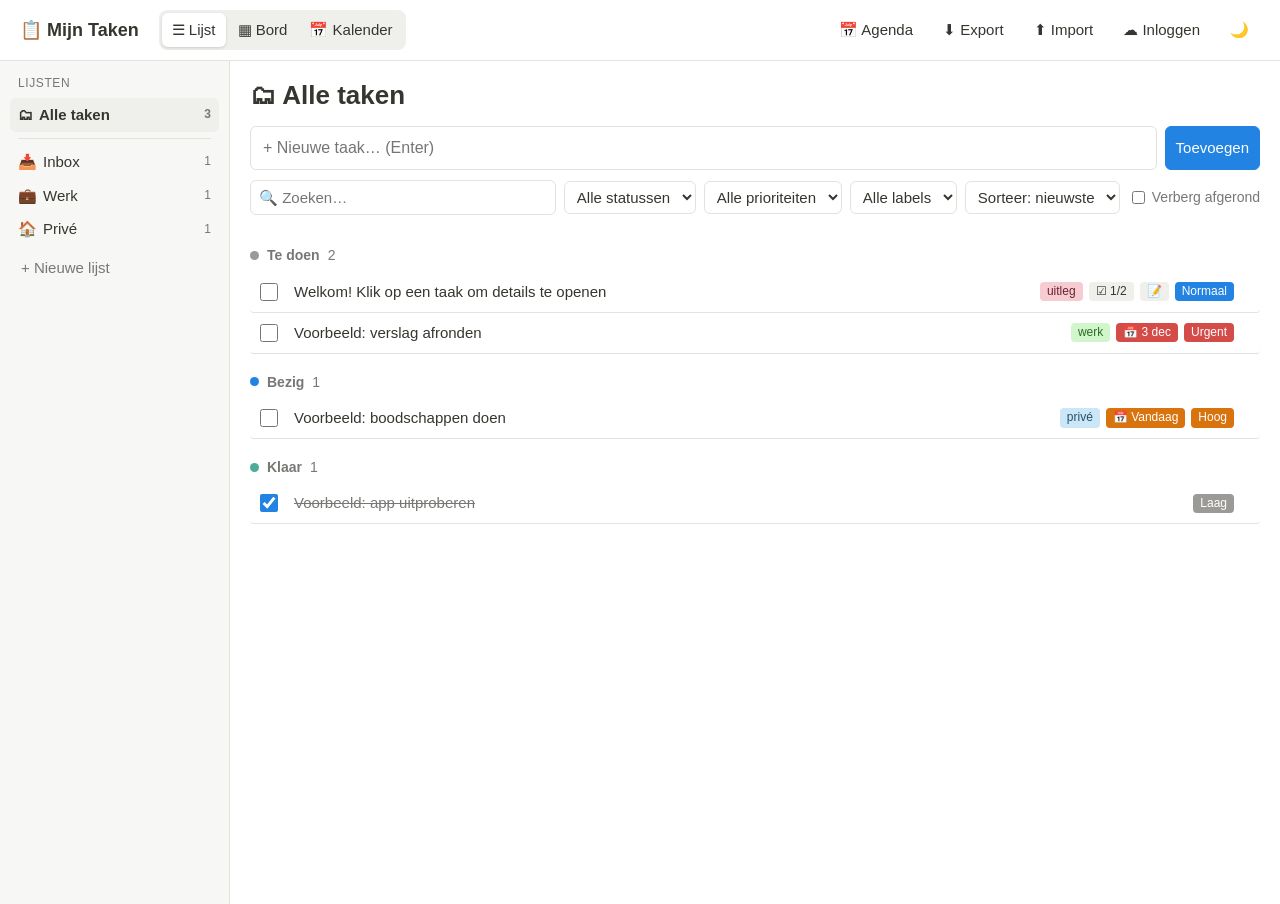
<file: index.html>
<!doctype html>
<html lang="nl">
<head>
  <meta charset="utf-8">
  <meta name="viewport" content="width=device-width, initial-scale=1">
  <title>Mijn Taken</title>
  <style>
:root {
  --bg: #ffffff; --bg2: #f7f7f5; --bg3: #efefec; --fg: #37352f; --muted: #787774;
  --border: #e3e2de; --accent: #2383e2; --danger: #d44c47;
  --p-laag: #9b9a97; --p-normaal: #2383e2; --p-hoog: #d9730d; --p-urgent: #d44c47;
  --shadow: 0 4px 18px rgba(0,0,0,.12);
}
[data-theme="dark"] {
  --bg: #191919; --bg2: #202020; --bg3: #2c2c2c; --fg: #e6e6e4; --muted: #9b9b98;
  --border: #373737; --accent: #4a9eef; --danger: #ef6b66;
  --shadow: 0 4px 18px rgba(0,0,0,.5);
}
* { box-sizing: border-box; }
body { margin: 0; font: 15px/1.45 -apple-system, "Segoe UI", Roboto, Helvetica, Arial, sans-serif; background: var(--bg); color: var(--fg); }
button, input, select, textarea { font: inherit; color: inherit; }
button, .btn-like { cursor: pointer; border: 1px solid var(--border); background: var(--bg2); border-radius: 6px; padding: 6px 10px; }
button:hover, .btn-like:hover { background: var(--bg3); }
button.ghost, .ghost { background: transparent; border-color: transparent; }
button.danger { color: var(--danger); background: transparent; }
input, select, textarea { background: var(--bg); border: 1px solid var(--border); border-radius: 6px; padding: 6px 8px; }
input:focus, select:focus, textarea:focus { outline: 2px solid var(--accent); outline-offset: -1px; }
.spacer { flex: 1; }
.muted { color: var(--muted); font-weight: normal; }
.small { font-size: 12px; }

.topbar { display: flex; align-items: center; gap: 8px; padding: 10px 20px; border-bottom: 1px solid var(--border); flex-wrap: wrap; }
.topbar h1 { font-size: 18px; margin: 0 12px 0 0; }
.view-switch { display: flex; gap: 2px; background: var(--bg3); padding: 3px; border-radius: 8px; }
.view-switch button { border: none; background: transparent; }
.view-switch button.active { background: var(--bg); box-shadow: 0 1px 3px rgba(0,0,0,.15); }

.toolbar { padding: 12px 20px; display: flex; flex-direction: column; gap: 10px; }
#quickAdd { display: flex; gap: 8px; }
#quickAdd input { flex: 1; min-width: 0; font-size: 16px; padding: 9px 12px; }
#quickAdd button { background: var(--accent); color: #fff; border-color: var(--accent); }
.filters { display: flex; gap: 8px; flex-wrap: wrap; align-items: center; }
.filters input[type=search] { min-width: 200px; flex: 1; }
.chk { display: flex; align-items: center; gap: 4px; color: var(--muted); font-size: 14px; }

main { padding: 0 20px 40px; }
.empty { text-align: center; color: var(--muted); padding: 50px 0; }

/* Lijst */
.group h2 { font-size: 14px; color: var(--muted); margin: 18px 0 6px; display: flex; gap: 8px; align-items: center; }
.row { display: grid; grid-template-columns: 28px 1fr auto auto auto; gap: 10px; align-items: center; padding: 8px 6px; border-bottom: 1px solid var(--border); cursor: pointer; border-radius: 4px; }
.row:hover { background: var(--bg2); }
.row.done .title { text-decoration: line-through; color: var(--muted); }
.row .title { overflow: hidden; text-overflow: ellipsis; white-space: nowrap; }
.row .meta { display: flex; gap: 6px; align-items: center; flex-wrap: wrap; justify-content: flex-end; }
.check { width: 18px; height: 18px; accent-color: var(--accent); cursor: pointer; }

.badge { font-size: 12px; padding: 1px 7px; border-radius: 4px; background: var(--bg3); white-space: nowrap; }
.prio { color: #fff; }
.prio-Laag { background: var(--p-laag); } .prio-Normaal { background: var(--p-normaal); }
.prio-Hoog { background: var(--p-hoog); } .prio-Urgent { background: var(--p-urgent); }
.due.overdue { color: #fff; background: var(--danger); }
.due.today { color: #fff; background: var(--p-hoog); }
.label { background: hsl(var(--h) 70% 88%); color: hsl(var(--h) 50% 28%); }
[data-theme="dark"] .label { background: hsl(var(--h) 35% 28%); color: hsl(var(--h) 70% 85%); }

/* Bord */
.board { display: grid; grid-template-columns: repeat(3, minmax(240px, 1fr)); gap: 14px; overflow-x: auto; }
.col { background: var(--bg2); border-radius: 8px; padding: 10px; min-height: 200px; }
.col.over { outline: 2px dashed var(--accent); }
.col h2 { font-size: 14px; margin: 0 0 10px; display: flex; gap: 6px; align-items: center; }
.card { background: var(--bg); border: 1px solid var(--border); border-radius: 6px; padding: 9px 10px; margin-bottom: 8px; cursor: grab; box-shadow: 0 1px 2px rgba(0,0,0,.06); }
.card:hover { border-color: var(--accent); }
.card.dragging { opacity: .4; }
.card .title { font-weight: 500; margin-bottom: 6px; }
.card .meta { display: flex; gap: 5px; flex-wrap: wrap; }
.col .add-in-col { width: 100%; text-align: left; color: var(--muted); background: transparent; border: none; }

.dot { width: 9px; height: 9px; border-radius: 50%; display: inline-block; }
.dot-todo { background: var(--p-laag); } .dot-doing { background: var(--accent); } .dot-done { background: #4dab9a; }

/* Zijpaneel */
.panel { position: fixed; top: 0; right: 0; bottom: 0; width: min(520px, 100%); background: var(--bg); border-left: 1px solid var(--border); box-shadow: var(--shadow); padding: 14px 24px 30px; overflow-y: auto; z-index: 20; }
#backdrop { position: fixed; inset: 0; background: rgba(0,0,0,.25); z-index: 10; }
.panel-head { display: flex; align-items: center; margin-bottom: 8px; }
.p-title { width: 100%; font-size: 24px; font-weight: 700; border: none; padding: 4px 0; margin-bottom: 12px; }
.props { display: grid; grid-template-columns: 110px 1fr; gap: 10px 12px; align-items: start; }
.props > label { color: var(--muted); padding-top: 6px; font-size: 14px; }
.labels { display: flex; gap: 5px; flex-wrap: wrap; margin-bottom: 6px; }
.labels .badge button { border: none; background: none; padding: 0 0 0 4px; color: inherit; }
.panel h3 { font-size: 15px; margin: 22px 0 8px; }
.progress { height: 5px; background: var(--bg3); border-radius: 3px; overflow: hidden; margin-bottom: 6px; }
.progress div { height: 100%; background: #4dab9a; width: 0; transition: width .2s; }
.subs { list-style: none; padding: 0; margin: 0 0 6px; }
.subs li { display: flex; align-items: center; gap: 8px; padding: 3px 0; }
.subs li input[type=text] { flex: 1; border-color: transparent; padding: 3px 6px; }
.subs li input[type=text]:hover { border-color: var(--border); }
.subs li.done input[type=text] { text-decoration: line-through; color: var(--muted); }
.subs li button { border: none; background: none; color: var(--muted); padding: 2px 6px; }
#subInput { width: 100%; }
#pNotes { width: 100%; min-height: 180px; resize: vertical; }

@media (max-width: 700px) {
  .row { grid-template-columns: 28px 1fr; }
  .row .meta { grid-column: 2; justify-content: flex-start; }
  .board { grid-template-columns: repeat(3, 85vw); }
  .props { grid-template-columns: 90px 1fr; }
}

/* Zijbalk met lijsten */
.layout { display: flex; align-items: stretch; min-height: calc(100vh - 57px); }
.sidebar { width: 230px; flex-shrink: 0; background: var(--bg2); border-right: 1px solid var(--border); padding: 14px 10px; }
.content { flex: 1; min-width: 0; }
.side-title { font-size: 12px; text-transform: uppercase; letter-spacing: .05em; color: var(--muted); padding: 0 8px 6px; }
#listNav { list-style: none; margin: 0; padding: 0; }
#listNav li { display: flex; align-items: center; gap: 6px; padding: 6px 8px; border-radius: 6px; cursor: pointer; }
#listNav li:hover { background: var(--bg3); }
#listNav li.active { background: var(--bg3); font-weight: 600; }
#listNav li.drop-over { outline: 2px dashed var(--accent); }
#listNav .name { flex: 1; overflow: hidden; text-overflow: ellipsis; white-space: nowrap; }
#listNav .count { color: var(--muted); font-size: 12px; }
#listNav .acts { display: none; }
#listNav li:hover .acts { display: inline-flex; }
#listNav .acts button { border: none; background: none; padding: 0 3px; color: var(--muted); font-size: 13px; }
#listNav .sep { height: 1px; background: var(--border); margin: 6px 8px; padding: 0; cursor: default; }
.add-list { width: 100%; text-align: left; color: var(--muted); margin-top: 4px; }
.list-heading { margin: 16px 20px 0; font-size: 26px; }
#menuBtn { display: none; font-size: 18px; }
#sideBackdrop { position: fixed; inset: 0; background: rgba(0,0,0,.25); z-index: 14; }

/* Kalender */
.cal-head { display: flex; align-items: center; gap: 8px; margin: 6px 0 10px; }
.cal-head h2 { font-size: 18px; margin: 0 8px 0 0; text-transform: capitalize; min-width: 170px; }
.cal { display: grid; grid-template-columns: repeat(7, 1fr); border-top: 1px solid var(--border); border-left: 1px solid var(--border); }
.cal .dow { font-size: 12px; color: var(--muted); padding: 4px 6px; border-right: 1px solid var(--border); border-bottom: 1px solid var(--border); background: var(--bg2); }
.day { min-height: 105px; border-right: 1px solid var(--border); border-bottom: 1px solid var(--border); padding: 4px; cursor: pointer; overflow: hidden; }
.day:hover { background: var(--bg2); }
.day.other { background: var(--bg2); color: var(--muted); }
.day.over { outline: 2px dashed var(--accent); outline-offset: -2px; }
.day .num { font-size: 12px; display: inline-block; min-width: 22px; height: 22px; line-height: 22px; text-align: center; border-radius: 11px; margin-bottom: 2px; }
.day.today .num { background: var(--danger); color: #fff; font-weight: 600; }
.chip { font-size: 12px; padding: 2px 6px; margin-bottom: 3px; border-radius: 4px; background: var(--bg3); border-left: 3px solid var(--p-normaal); white-space: nowrap; overflow: hidden; text-overflow: ellipsis; cursor: grab; }
.chip.p-Laag { border-color: var(--p-laag); } .chip.p-Hoog { border-color: var(--p-hoog); } .chip.p-Urgent { border-color: var(--p-urgent); }
.chip.done { text-decoration: line-through; color: var(--muted); }
.no-due { margin-top: 16px; }
.no-due h3 { font-size: 14px; color: var(--muted); margin: 0 0 6px; }
.no-due .chip { display: inline-block; margin-right: 6px; max-width: 260px; }

@media (max-width: 700px) {
  #menuBtn { display: inline-block; }
  .sidebar { position: fixed; top: 0; bottom: 0; left: 0; z-index: 15; transform: translateX(-100%); transition: transform .2s; box-shadow: var(--shadow); }
  .sidebar.open { transform: none; }
  #listNav .acts { display: inline-flex; }
  .topbar { padding: 8px 12px; }
  .toolbar { padding: 10px 12px; }
  main { padding: 0 12px 40px; }
  .list-heading { margin: 12px 12px 0; font-size: 22px; }
  .day { min-height: 64px; padding: 2px; }
  .chip { font-size: 10px; padding: 1px 3px; }
  .cal-head h2 { min-width: 0; font-size: 16px; }
}

@media (max-width: 700px) {
  .topbar h1 { font-size: 16px; margin: 0; }
  .topbar .lbl { display: none; }
  .view-switch { order: 10; width: 100%; }
  .view-switch button { flex: 1; padding: 6px 4px; }
  .filters input[type=search] { min-width: 100%; }
  .filters select { flex: 1 1 45%; min-width: 0; }
}

</style>
</head>
<body>
  <header class="topbar">
    <button id="menuBtn" class="ghost" title="Lijsten tonen">☰</button>
    <h1>📋 Mijn Taken</h1>
    <div class="view-switch" role="tablist">
      <button data-view="list" class="active">☰ Lijst</button>
      <button data-view="board">▦ Bord</button>
      <button data-view="calendar">📅 Kalender</button>
    </div>
    <div class="spacer"></div>
    <button id="icsBtn" class="ghost" title="Taken met deadline naar je agenda (Google Agenda, Outlook, iPhone)">📅<span class="lbl"> Agenda</span></button>
    <button id="exportBtn" class="ghost" title="Back-up downloaden">⬇<span class="lbl"> Export</span></button>
    <label class="ghost btn-like" title="Back-up terugzetten">⬆<span class="lbl"> Import</span><input id="importInput" type="file" accept=".json" hidden></label>
    <button id="syncBtn" class="ghost">☁ Inloggen</button>
    <button id="themeBtn" class="ghost" title="Donkere / lichte modus">🌙</button>
  </header>

  <div class="layout">
  <nav id="sidebar" class="sidebar">
    <div class="side-title">Lijsten</div>
    <ul id="listNav"></ul>
    <button id="addList" class="ghost add-list">+ Nieuwe lijst</button>
  </nav>
  <div class="content">
  <h2 id="listHeading" class="list-heading"></h2>
  <section class="toolbar">
    <form id="quickAdd" autocomplete="off">
      <input id="quickTitle" placeholder="+ Nieuwe taak… (Enter)" required>
      <button type="submit">Toevoegen</button>
    </form>
    <div class="filters">
      <input id="search" type="search" placeholder="🔍 Zoeken…">
      <select id="fStatus"><option value="">Alle statussen</option></select>
      <select id="fPrio"><option value="">Alle prioriteiten</option></select>
      <select id="fLabel"><option value="">Alle labels</option></select>
      <select id="sortBy">
        <option value="created">Sorteer: nieuwste</option>
        <option value="due">Sorteer: deadline</option>
        <option value="prio">Sorteer: prioriteit</option>
        <option value="title">Sorteer: titel</option>
      </select>
      <label class="chk"><input id="hideDone" type="checkbox"> Verberg afgerond</label>
    </div>
  </section>

  <main id="main"></main>
  </div>
  </div>

  <aside id="panel" class="panel" hidden>
    <div class="panel-head">
      <button id="closePanel" class="ghost" title="Sluiten (Esc)">✕</button>
      <div class="spacer"></div>
      <button id="deleteTask" class="danger">🗑 Verwijderen</button>
    </div>
    <input id="pTitle" class="p-title" placeholder="Titel">
    <div class="props">
      <label>Lijst</label><select id="pList"></select>
      <label>Status</label><select id="pStatus"></select>
      <label>Prioriteit</label><select id="pPrio"></select>
      <label>Deadline</label><input id="pDue" type="date">
      <label>Labels</label>
      <div>
        <div id="pLabels" class="labels"></div>
        <input id="pLabelInput" placeholder="Label toevoegen + Enter" list="labelList">
        <datalist id="labelList"></datalist>
      </div>
    </div>
    <h3>Subtaken <span id="subCount" class="muted"></span></h3>
    <div class="progress"><div id="subBar"></div></div>
    <ul id="pSubs" class="subs"></ul>
    <form id="subAdd" autocomplete="off"><input id="subInput" placeholder="+ Subtaak toevoegen"></form>
    <h3>Notities</h3>
    <textarea id="pNotes" placeholder="Schrijf hier notities, links, ideeën…"></textarea>
    <p class="muted small" id="pMeta"></p>
  </aside>
  <div id="backdrop" hidden></div>
  <div id="sideBackdrop" hidden></div>

  <script>
// Mijn Taken — eenvoudige Notion-achtige takenapp. Alle data blijft in de browser (localStorage).
'use strict';

const STORE_KEY = 'mijn-taken-v1';
const THEME_KEY = 'mijn-taken-theme';
const STATUSES = [
  { id: 'todo', name: 'Te doen' },
  { id: 'doing', name: 'Bezig' },
  { id: 'done', name: 'Klaar' },
];
const PRIOS = ['Urgent', 'Hoog', 'Normaal', 'Laag'];

const $ = (s) => document.querySelector(s);
const el = (tag, attrs = {}, ...kids) => {
  const e = document.createElement(tag);
  for (const [k, v] of Object.entries(attrs)) {
    if (k === 'class') e.className = v;
    else if (k.startsWith('on')) e.addEventListener(k.slice(2), v);
    else if (k === 'style') e.style.cssText = v;
    else e.setAttribute(k, v);
  }
  for (const k of kids.flat()) if (k != null) e.append(k);
  return e;
};
const uid = () => Date.now().toString(36) + Math.random().toString(36).slice(2, 7);

// ---------- Data ----------
let state = load();
let view = localStorage.getItem('mijn-taken-view') || 'list';
let openId = null;
let currentList = localStorage.getItem('mijn-taken-list') || 'all';
let calMonth = (() => { const x = new Date(); return new Date(x.getFullYear(), x.getMonth(), 1); })();
migrate();
if (currentList !== 'all' && !state.lists.some((l) => l.id === currentList)) currentList = 'all';

function load() {
  try {
    const d = JSON.parse(localStorage.getItem(STORE_KEY));
    if (d && Array.isArray(d.tasks)) return d;
  } catch (_) {}
  const lists = [{ id: 'inbox', name: 'Inbox', icon: '📥' }, { id: 'werk', name: 'Werk', icon: '💼' }, { id: 'prive', name: 'Privé', icon: '🏠' }];
  return { lists, tasks: demoTasks() };
}
// Oudere data (zonder lijsten) omzetten: alles komt in "Inbox".
function migrate() {
  if (!Array.isArray(state.lists) || !state.lists.length) state.lists = [{ id: 'inbox', name: 'Inbox', icon: '📥' }];
  for (const t of state.tasks) if (!t.listId || !state.lists.some((l) => l.id === t.listId)) t.listId = state.lists[0].id;
  save();
}
function save() {
  localStorage.setItem(STORE_KEY, JSON.stringify(state));
  if (window.onLocalSave) window.onLocalSave(); // synchronisatie (sync.js)
}
// Onthoud verwijderde taken/lijsten, zodat ze bij synchroniseren niet terugkomen.
function tombstone(id) { (state.deleted ||= {})[id] = Date.now(); }

function demoTasks() {
  const d = (n) => { const x = new Date(); x.setDate(x.getDate() + n); return x.toISOString().slice(0, 10); };
  const now = Date.now();
  return [
    { id: uid(), title: 'Welkom! Klik op een taak om details te openen', status: 'todo', prio: 'Normaal', due: '', labels: ['uitleg'], notes: 'Hier kun je notities kwijt.\n\nTip: sleep kaarten tussen kolommen in de Bord-weergave.', subtasks: [{ id: uid(), text: 'Probeer een subtaak af te vinken', done: false }, { id: uid(), text: 'Voeg een label toe', done: true }], demo: true, created: now },
    { id: uid(), title: 'Voorbeeld: boodschappen doen', status: 'doing', prio: 'Hoog', due: d(0), labels: ['privé'], listId: 'prive', notes: '', subtasks: [], demo: true, created: now - 1000 },
    { id: uid(), title: 'Voorbeeld: verslag afronden', status: 'todo', prio: 'Urgent', due: d(-1), labels: ['werk'], listId: 'werk', notes: '', subtasks: [], demo: true, created: now - 2000 },
    { id: uid(), title: 'Voorbeeld: app uitproberen', status: 'done', prio: 'Laag', due: '', labels: [], notes: '', subtasks: [], demo: true, created: now - 3000 },
  ];
}

const getTask = (id) => state.tasks.find((t) => t.id === id);
function updateTask(id, patch) {
  const t = getTask(id);
  if (!t) return;
  Object.assign(t, patch, { updated: Date.now() });
  if (patch.status) t.completedAt = patch.status === 'done' ? Date.now() : null;
  save(); render();
}
function addTask(title, extra = {}) {
  const listId = currentList === 'all' ? state.lists[0].id : currentList;
  const t = { id: uid(), title, listId, status: 'todo', prio: 'Normaal', due: '', labels: [], notes: '', subtasks: [], created: Date.now(), ...extra };
  state.tasks.push(t); save(); render();
  return t;
}
function allLabels() { return [...new Set(state.tasks.flatMap((t) => t.labels))].sort((a, b) => a.localeCompare(b)); }

// ---------- Helpers ----------
function hue(str) { let h = 0; for (const c of str) h = (h * 31 + c.charCodeAt(0)) % 360; return h; }
function labelBadge(l, removable) {
  const b = el('span', { class: 'badge label', style: `--h:${hue(l)}` }, l);
  if (removable) b.append(el('button', { title: 'Verwijderen', onclick: () => {
    const t = getTask(openId); updateTask(openId, { labels: t.labels.filter((x) => x !== l) }); fillPanel();
  } }, '×'));
  return b;
}
function todayStr() { const x = new Date(); return new Date(x.getTime() - x.getTimezoneOffset() * 60000).toISOString().slice(0, 10); }
function dueBadge(t) {
  if (!t.due) return null;
  const today = todayStr();
  let cls = 'badge due';
  if (t.status !== 'done') { if (t.due < today) cls += ' overdue'; else if (t.due === today) cls += ' today'; }
  const [y, m, dd] = t.due.split('-');
  const txt = t.due === today ? 'Vandaag' : new Date(+y, m - 1, +dd).toLocaleDateString('nl-NL', { day: 'numeric', month: 'short' });
  return el('span', { class: cls, title: 'Deadline' }, '📅 ' + txt);
}
function metaBadges(t) {
  const subs = t.subtasks.length ? el('span', { class: 'badge', title: 'Subtaken' }, `☑ ${t.subtasks.filter((s) => s.done).length}/${t.subtasks.length}`) : null;
  const notes = t.notes.trim() ? el('span', { class: 'badge', title: 'Heeft notities' }, '📝') : null;
  return [...t.labels.map((l) => labelBadge(l)), subs, notes, dueBadge(t), el('span', { class: `badge prio prio-${t.prio}` }, t.prio)];
}
const statusDot = (id) => el('span', { class: `dot dot-${id}` });

// ---------- Filteren & sorteren ----------
function filtered() {
  const q = $('#search').value.trim().toLowerCase();
  const fs = $('#fStatus').value, fp = $('#fPrio').value, fl = $('#fLabel').value;
  const hide = $('#hideDone').checked;
  let list = state.tasks.filter((t) => {
    if (currentList !== 'all' && t.listId !== currentList) return false;
    if (fs && t.status !== fs) return false;
    if (fp && t.prio !== fp) return false;
    if (fl && !t.labels.includes(fl)) return false;
    if (hide && t.status === 'done') return false;
    if (q) {
      const hay = [t.title, t.notes, ...t.labels, ...t.subtasks.map((s) => s.text)].join(' ').toLowerCase();
      if (!hay.includes(q)) return false;
    }
    return true;
  });
  const by = $('#sortBy').value;
  const cmp = {
    created: (a, b) => b.created - a.created,
    due: (a, b) => (a.due || '9999').localeCompare(b.due || '9999'),
    prio: (a, b) => PRIOS.indexOf(a.prio) - PRIOS.indexOf(b.prio),
    title: (a, b) => a.title.localeCompare(b.title),
  }[by];
  return list.sort(cmp);
}

// ---------- Weergaven ----------
function render() {
  document.querySelectorAll('.view-switch button').forEach((b) => b.classList.toggle('active', b.dataset.view === view));
  refreshLabelFilter();
  renderSidebar();
  const cur = state.lists.find((l) => l.id === currentList);
  $('#listHeading').textContent = cur ? `${cur.icon} ${cur.name}` : '🗂 Alle taken';
  document.title = (cur ? cur.name : 'Alle taken') + ' – Mijn Taken';
  const main = $('#main');
  main.innerHTML = '';
  const list = filtered();
  if (!state.tasks.length) { main.append(el('p', { class: 'empty' }, 'Nog geen taken. Typ hierboven je eerste taak! ✨')); return; }
  if (view === 'board') renderBoard(main, list);
  else if (view === 'calendar') renderCalendar(main, list);
  else renderList(main, list);
}

function renderList(main, list) {
  if (!list.length) { main.append(el('p', { class: 'empty' }, 'Geen taken gevonden met deze filters.')); return; }
  for (const st of STATUSES) {
    const items = list.filter((t) => t.status === st.id);
    if (!items.length) continue;
    main.append(el('section', { class: 'group' },
      el('h2', {}, statusDot(st.id), st.name, el('span', { class: 'muted' }, String(items.length))),
      items.map((t) => el('div', { class: 'row' + (t.status === 'done' ? ' done' : ''), onclick: () => openPanel(t.id) },
        el('input', { type: 'checkbox', class: 'check', title: 'Afvinken', ...(t.status === 'done' ? { checked: '' } : {}),
          onclick: (e) => { e.stopPropagation(); updateTask(t.id, { status: e.target.checked ? 'done' : 'todo' }); } }),
        el('span', { class: 'title' }, t.title),
        el('span', { class: 'meta' }, metaBadges(t)),
      ))));
  }
}

function renderBoard(main, list) {
  const board = el('div', { class: 'board' });
  for (const st of STATUSES) {
    const items = list.filter((t) => t.status === st.id);
    const col = el('div', { class: 'col', 'data-status': st.id },
      el('h2', {}, statusDot(st.id), st.name, el('span', { class: 'muted' }, String(items.length))),
      items.map((t) => el('div', { class: 'card', draggable: 'true', 'data-id': t.id, onclick: () => openPanel(t.id),
        ondragstart: (e) => { e.dataTransfer.setData('text/plain', t.id); e.currentTarget.classList.add('dragging'); },
        ondragend: (e) => e.currentTarget.classList.remove('dragging') },
        el('div', { class: 'title' }, t.title),
        el('div', { class: 'meta' }, metaBadges(t)))),
      el('button', { class: 'add-in-col', onclick: () => { const title = prompt('Nieuwe taak in "' + st.name + '":'); if (title && title.trim()) addTask(title.trim(), { status: st.id }); } }, '+ Nieuw'));
    col.addEventListener('dragover', (e) => { e.preventDefault(); col.classList.add('over'); });
    col.addEventListener('dragleave', () => col.classList.remove('over'));
    col.addEventListener('drop', (e) => {
      e.preventDefault(); col.classList.remove('over');
      const id = e.dataTransfer.getData('text/plain');
      if (id && getTask(id).status !== st.id) updateTask(id, { status: st.id });
    });
    board.append(col);
  }
  main.append(board);
}

// ---------- Kalender ----------
const pad = (n) => String(n).padStart(2, '0');
const ymd = (d) => `${d.getFullYear()}-${pad(d.getMonth() + 1)}-${pad(d.getDate())}`;
function chip(t) {
  return el('div', { class: `chip p-${t.prio}` + (t.status === 'done' ? ' done' : ''), draggable: 'true', title: t.title,
    onclick: (e) => { e.stopPropagation(); openPanel(t.id); },
    ondragstart: (e) => { e.stopPropagation(); e.dataTransfer.setData('text/plain', t.id); } }, t.title);
}
function renderCalendar(main, list) {
  const y = calMonth.getFullYear(), m = calMonth.getMonth();
  const shift = (n) => { calMonth = new Date(y, m + n, 1); render(); };
  main.append(el('div', { class: 'cal-head' },
    el('h2', {}, calMonth.toLocaleDateString('nl-NL', { month: 'long', year: 'numeric' })),
    el('button', { title: 'Vorige maand', onclick: () => shift(-1) }, '‹'),
    el('button', { onclick: () => { const x = new Date(); calMonth = new Date(x.getFullYear(), x.getMonth(), 1); render(); } }, 'Vandaag'),
    el('button', { title: 'Volgende maand', onclick: () => shift(1) }, '›')));
  const byDay = {};
  for (const t of list) if (t.due) (byDay[t.due] ||= []).push(t);
  const grid = el('div', { class: 'cal' }, ['ma', 'di', 'wo', 'do', 'vr', 'za', 'zo'].map((d) => el('div', { class: 'dow' }, d)));
  const start = new Date(y, m, 1 - ((new Date(y, m, 1).getDay() + 6) % 7)); // maandag
  const today = todayStr();
  const weeks = Math.ceil(((new Date(y, m, 1).getDay() + 6) % 7 + new Date(y, m + 1, 0).getDate()) / 7);
  for (let i = 0; i < weeks * 7; i++) {
    const d = new Date(start.getFullYear(), start.getMonth(), start.getDate() + i);
    const key = ymd(d);
    const items = byDay[key] || [];
    const cell = el('div', { class: 'day' + (d.getMonth() !== m ? ' other' : '') + (key === today ? ' today' : ''),
      title: 'Klik om een taak op deze dag toe te voegen',
      onclick: () => { const title = prompt('Nieuwe taak op ' + d.toLocaleDateString('nl-NL', { weekday: 'long', day: 'numeric', month: 'long' }) + ':'); if (title && title.trim()) addTask(title.trim(), { due: key }); } },
      el('span', { class: 'num' }, String(d.getDate())), items.map(chip));
    cell.addEventListener('dragover', (e) => { e.preventDefault(); cell.classList.add('over'); });
    cell.addEventListener('dragleave', () => cell.classList.remove('over'));
    cell.addEventListener('drop', (e) => { e.preventDefault(); cell.classList.remove('over'); const id = e.dataTransfer.getData('text/plain'); if (id && getTask(id)) updateTask(id, { due: key }); });
    grid.append(cell);
  }
  main.append(grid);
  const noDue = list.filter((t) => !t.due && t.status !== 'done');
  if (noDue.length) main.append(el('div', { class: 'no-due' }, el('h3', {}, `Zonder deadline (${noDue.length}) – sleep naar een dag`), noDue.map(chip)));
}

// ---------- Lijsten (zijbalk) ----------
function setList(id) {
  currentList = id; localStorage.setItem('mijn-taken-list', id);
  $('#sidebar').classList.remove('open'); $('#sideBackdrop').hidden = true;
  render();
}
function renderSidebar() {
  const nav = $('#listNav'); nav.innerHTML = '';
  const open = (t) => t.status !== 'done';
  const item = (id, icon, name, count, acts) => {
    const li = el('li', { class: currentList === id ? 'active' : '', onclick: () => setList(id) },
      el('span', {}, icon), el('span', { class: 'name' }, name), acts, el('span', { class: 'count' }, String(count)));
    if (id !== 'all') { // taken naar een lijst slepen
      li.addEventListener('dragover', (e) => { e.preventDefault(); li.classList.add('drop-over'); });
      li.addEventListener('dragleave', () => li.classList.remove('drop-over'));
      li.addEventListener('drop', (e) => { e.preventDefault(); li.classList.remove('drop-over'); const tid = e.dataTransfer.getData('text/plain'); if (tid && getTask(tid)) updateTask(tid, { listId: id }); });
    }
    return li;
  };
  nav.append(item('all', '🗂', 'Alle taken', state.tasks.filter(open).length));
  nav.append(el('li', { class: 'sep' }));
  for (const l of state.lists) {
    const acts = el('span', { class: 'acts' },
      el('button', { title: 'Naam wijzigen', onclick: (e) => { e.stopPropagation(); renameList(l); } }, '✎'),
      state.lists.length > 1 ? el('button', { title: 'Lijst verwijderen', onclick: (e) => { e.stopPropagation(); deleteList(l); } }, '🗑') : null);
    nav.append(item(l.id, l.icon, l.name, state.tasks.filter((t) => t.listId === l.id && open(t)).length, acts));
  }
  const sel = $('#pList'); const cur = sel.value; sel.innerHTML = '';
  for (const l of state.lists) sel.append(el('option', { value: l.id }, `${l.icon} ${l.name}`));
  sel.value = cur;
}
function splitIcon(input, fallback) {
  const m = input.trim().match(/^(\p{Extended_Pictographic}\uFE0F?)\s*(.*)$/u);
  return m ? { icon: m[1], name: m[2] || 'Nieuwe lijst' } : { icon: fallback, name: input.trim() };
}
function addList() {
  const v = prompt('Naam van de nieuwe lijst (je mag beginnen met een emoji, bijv. "🎓 Studie"):');
  if (!v || !v.trim()) return;
  const l = { id: uid(), ...splitIcon(v, '📄') };
  state.lists.push(l); save(); setList(l.id);
}
function renameList(l) {
  const v = prompt('Nieuwe naam:', `${l.icon} ${l.name}`);
  if (!v || !v.trim()) return;
  Object.assign(l, splitIcon(v, l.icon), { updated: Date.now() }); save(); render();
}
function deleteList(l) {
  const n = state.tasks.filter((t) => t.listId === l.id).length;
  const target = state.lists.find((x) => x.id !== l.id);
  if (!confirm(`Lijst "${l.name}" verwijderen?` + (n ? ` De ${n} taken gaan naar "${target.name}".` : ''))) return;
  state.tasks.forEach((t) => { if (t.listId === l.id) t.listId = target.id; });
  state.tasks.forEach((t) => { if (t.listId === target.id) t.updated = Date.now(); });
  tombstone(l.id);
  state.lists = state.lists.filter((x) => x.id !== l.id);
  if (currentList === l.id) currentList = 'all';
  save(); render();
}

function refreshLabelFilter() {
  const sel = $('#fLabel'), cur = sel.value;
  sel.innerHTML = '<option value="">Alle labels</option>';
  for (const l of allLabels()) sel.append(el('option', { value: l }, l));
  sel.value = allLabels().includes(cur) ? cur : '';
  const dl = $('#labelList'); dl.innerHTML = '';
  for (const l of allLabels()) dl.append(el('option', { value: l }));
}

// ---------- Detailpaneel ----------
function openPanel(id) {
  openId = id;
  $('#panel').hidden = false; $('#backdrop').hidden = false;
  fillPanel();
  if (getTask(id).title === '') $('#pTitle').focus();
}
function closePanel() { openId = null; $('#panel').hidden = true; $('#backdrop').hidden = true; }

function fillPanel() {
  const t = getTask(openId);
  if (!t) return closePanel();
  $('#pTitle').value = t.title;
  $('#pStatus').value = t.status;
  $('#pList').value = t.listId;
  $('#pPrio').value = t.prio;
  $('#pDue').value = t.due;
  $('#pNotes').value = t.notes;
  const lab = $('#pLabels'); lab.innerHTML = '';
  t.labels.forEach((l) => lab.append(labelBadge(l, true)));
  renderSubs(t);
  const fmt = (ms) => new Date(ms).toLocaleString('nl-NL', { dateStyle: 'medium', timeStyle: 'short' });
  $('#pMeta').textContent = `Aangemaakt ${fmt(t.created)}` + (t.updated ? ` · Bewerkt ${fmt(t.updated)}` : '');
}

function renderSubs(t) {
  const ul = $('#pSubs'); ul.innerHTML = '';
  const done = t.subtasks.filter((s) => s.done).length;
  $('#subCount').textContent = t.subtasks.length ? `${done}/${t.subtasks.length}` : '';
  $('#subBar').style.width = t.subtasks.length ? (100 * done / t.subtasks.length) + '%' : '0';
  for (const s of t.subtasks) {
    ul.append(el('li', { class: s.done ? 'done' : '' },
      el('input', { type: 'checkbox', class: 'check', ...(s.done ? { checked: '' } : {}), onchange: (e) => { s.done = e.target.checked; updateTask(t.id, {}); renderSubs(t); } }),
      el('input', { type: 'text', value: s.text, onchange: (e) => { s.text = e.target.value; updateTask(t.id, {}); } }),
      el('button', { title: 'Subtaak verwijderen', onclick: () => { t.subtasks = t.subtasks.filter((x) => x !== s); updateTask(t.id, {}); renderSubs(t); } }, '✕')));
  }
}

// ---------- Agenda-export (.ics) ----------
// Alle open taken met een deadline als hele-dag-afspraken. Vaste UID per taak,
// zodat opnieuw importeren in Google Agenda bestaande afspraken bijwerkt.
function icsEscape(v) { return String(v).replace(/\\/g, '\\\\').replace(/;/g, '\\;').replace(/,/g, '\\,').replace(/\r?\n/g, '\\n'); }
function icsFold(line) { // regels max. 75 bytes (iCalendar-regel)
  const enc = new TextEncoder(); let out = '', cur = '', n = 0;
  for (const ch of line) {
    const b = enc.encode(ch).length;
    if (n + b > 73) { out += cur + '\r\n '; cur = ''; n = 1; }
    cur += ch; n += b;
  }
  return out + cur;
}
function exportIcs() {
  const tasks = state.tasks.filter((t) => t.due && t.status !== 'done');
  if (!tasks.length) { alert('Er zijn geen open taken met een deadline om naar je agenda te sturen.'); return; }
  const d8 = (s) => s.replace(/-/g, '');
  const next = (s) => { const [y, m, d] = s.split('-').map(Number); return ymd(new Date(y, m - 1, d + 1)); };
  const now = new Date().toISOString().replace(/[-:]/g, '').replace(/\.\d+/, '');
  const listName = (id) => { const l = state.lists.find((x) => x.id === id); return l ? l.name : ''; };
  const lines = ['BEGIN:VCALENDAR', 'VERSION:2.0', 'PRODID:-//Mijn Taken//NL', 'CALSCALE:GREGORIAN', 'METHOD:PUBLISH', 'X-WR-CALNAME:Mijn Taken'];
  for (const t of tasks) {
    const info = [`Prioriteit: ${t.prio}`, `Lijst: ${listName(t.listId)}`];
    if (t.labels.length) info.push('Labels: ' + t.labels.join(', '));
    if (t.subtasks.length) info.push('Subtaken:\n' + t.subtasks.map((s) => (s.done ? '☑ ' : '☐ ') + s.text).join('\n'));
    if (t.notes.trim()) info.push('\n' + t.notes.trim());
    info.push('\n' + location.origin + location.pathname);
    lines.push('BEGIN:VEVENT', `UID:${t.id}@mijn-taken`, `DTSTAMP:${now}`,
      `DTSTART;VALUE=DATE:${d8(t.due)}`, `DTEND;VALUE=DATE:${d8(next(t.due))}`,
      'SUMMARY:' + icsEscape((t.prio === 'Urgent' ? '❗ ' : '') + t.title),
      'DESCRIPTION:' + icsEscape(info.join('\n')), 'TRANSP:TRANSPARENT', 'END:VEVENT');
  }
  lines.push('END:VCALENDAR');
  const blob = new Blob([lines.map(icsFold).join('\r\n') + '\r\n'], { type: 'text/calendar;charset=utf-8' });
  const a = el('a', { href: URL.createObjectURL(blob), download: 'mijn-taken.ics' });
  document.body.append(a); a.click(); a.remove();
}

// ---------- Thema ----------
function applyTheme(th) {
  document.documentElement.dataset.theme = th;
  $('#themeBtn').textContent = th === 'dark' ? '☀️' : '🌙';
  localStorage.setItem(THEME_KEY, th);
}

// ---------- Events ----------
function init() {
  for (const s of STATUSES) { $('#fStatus').append(el('option', { value: s.id }, s.name)); $('#pStatus').append(el('option', { value: s.id }, s.name)); }
  for (const p of PRIOS) { $('#fPrio').append(el('option', { value: p }, p)); $('#pPrio').append(el('option', { value: p }, p)); }

  const saved = localStorage.getItem(THEME_KEY);
  applyTheme(saved || (matchMedia('(prefers-color-scheme: dark)').matches ? 'dark' : 'light'));
  $('#themeBtn').onclick = () => applyTheme(document.documentElement.dataset.theme === 'dark' ? 'light' : 'dark');

  document.querySelectorAll('.view-switch button').forEach((b) => b.onclick = () => { view = b.dataset.view; localStorage.setItem('mijn-taken-view', view); render(); });

  $('#quickAdd').onsubmit = (e) => { e.preventDefault(); const v = $('#quickTitle').value.trim(); if (v) { addTask(v); $('#quickTitle').value = ''; } };
  ['#search', '#fStatus', '#fPrio', '#fLabel', '#sortBy', '#hideDone'].forEach((s) => $(s).addEventListener('input', render));

  $('#addList').onclick = addList;
  $('#menuBtn').onclick = () => { $('#sidebar').classList.add('open'); $('#sideBackdrop').hidden = false; };
  $('#sideBackdrop').onclick = () => { $('#sidebar').classList.remove('open'); $('#sideBackdrop').hidden = true; };
  $('#closePanel').onclick = closePanel;
  $('#backdrop').onclick = closePanel;
  document.addEventListener('keydown', (e) => { if (e.key === 'Escape' && openId) closePanel(); });
  $('#deleteTask').onclick = () => { if (confirm('Deze taak verwijderen?')) { tombstone(openId); state.tasks = state.tasks.filter((t) => t.id !== openId); save(); closePanel(); render(); } };

  $('#pTitle').addEventListener('input', (e) => updateTask(openId, { title: e.target.value }));
  $('#pList').addEventListener('change', (e) => updateTask(openId, { listId: e.target.value }));
  $('#pStatus').addEventListener('change', (e) => updateTask(openId, { status: e.target.value }));
  $('#pPrio').addEventListener('change', (e) => updateTask(openId, { prio: e.target.value }));
  $('#pDue').addEventListener('change', (e) => updateTask(openId, { due: e.target.value }));
  let notesTimer;
  $('#pNotes').addEventListener('input', (e) => { clearTimeout(notesTimer); const id = openId, v = e.target.value; notesTimer = setTimeout(() => updateTask(id, { notes: v }), 300); });
  $('#pLabelInput').addEventListener('keydown', (e) => {
    if (e.key !== 'Enter') return;
    e.preventDefault();
    const v = e.target.value.trim(); const t = getTask(openId);
    if (v && !t.labels.includes(v)) { updateTask(openId, { labels: [...t.labels, v] }); fillPanel(); }
    e.target.value = '';
  });
  $('#subAdd').onsubmit = (e) => {
    e.preventDefault(); const v = $('#subInput').value.trim(); if (!v) return;
    const t = getTask(openId); t.subtasks.push({ id: uid(), text: v, done: false }); updateTask(openId, {}); renderSubs(t); $('#subInput').value = '';
  };

  $('#icsBtn').onclick = exportIcs;
  $('#exportBtn').onclick = () => {
    const blob = new Blob([JSON.stringify(state, null, 2)], { type: 'application/json' });
    const a = el('a', { href: URL.createObjectURL(blob), download: `taken-backup-${todayStr()}.json` });
    document.body.append(a); a.click(); a.remove();
  };
  $('#importInput').onchange = async (e) => {
    const f = e.target.files[0]; if (!f) return;
    try {
      const d = JSON.parse(await f.text());
      if (!Array.isArray(d.tasks)) throw new Error('geen takenlijst');
      if (confirm(`${d.tasks.length} taken importeren? Dit vervangt je huidige taken.`)) { state = d; migrate(); currentList = 'all'; render(); }
    } catch (err) { alert('Kon bestand niet lezen: ' + err.message); }
    e.target.value = '';
  };

  render();
}
init();

</script>
  <script>
// Synchronisatie tussen apparaten via Supabase (gratis). Werkt zonder extra bibliotheken.
// Vul hieronder je eigen Project URL en anon/publishable key in. Leeg = synchronisatie uit.
'use strict';

const SUPABASE_URL = 'https://loalyqqjotkfqpiquflc.supabase.co';
const SUPABASE_KEY = 'sb_publishable_s2FCki8DhszsfiEc6a0x4A_6jNZ6qt-';

(() => {
  const btn = document.getElementById('syncBtn');
  if (!SUPABASE_URL || !SUPABASE_KEY) { btn.hidden = true; return; }

  const AUTH_KEY = 'mijn-taken-auth';
  let session = null;   // { access_token, refresh_token, expires_at, email, user_id }
  let busy = false, again = false, timer = null, lastSync = null, lastError = '';

  // ---------- Inloggen ----------
  const api = (path, opts = {}) => fetch(SUPABASE_URL.replace(/\/$/, '') + path, {
    ...opts,
    headers: { apikey: SUPABASE_KEY, 'Content-Type': 'application/json', ...(opts.headers || {}) },
  });
  function jwtPayload(tok) {
    try { return JSON.parse(atob(tok.split('.')[1].replace(/-/g, '+').replace(/_/g, '/'))); } catch (_) { return {}; }
  }
  function setSession(tokens) {
    const p = jwtPayload(tokens.access_token);
    session = {
      access_token: tokens.access_token, refresh_token: tokens.refresh_token,
      expires_at: p.exp ? p.exp * 1000 : Date.now() + 3600e3, email: p.email || '', user_id: p.sub,
    };
    localStorage.setItem(AUTH_KEY, JSON.stringify(session));
  }
  function logout() {
    session = null; localStorage.removeItem(AUTH_KEY); updateButton();
  }
  async function token() {
    if (!session) return null;
    if (Date.now() < session.expires_at - 60e3) return session.access_token;
    const r = await api('/auth/v1/token?grant_type=refresh_token', { method: 'POST', body: JSON.stringify({ refresh_token: session.refresh_token }) });
    if (!r.ok) { logout(); throw new Error('Je bent uitgelogd. Log opnieuw in.'); }
    setSession(await r.json());
    return session.access_token;
  }
  async function sendLink(email) {
    const redirect = location.origin + location.pathname;
    const r = await api('/auth/v1/otp?redirect_to=' + encodeURIComponent(redirect), {
      method: 'POST', body: JSON.stringify({ email, create_user: true }),
    });
    if (!r.ok) throw new Error((await r.json().catch(() => ({}))).msg || 'Versturen mislukt (' + r.status + ')');
  }
  async function verifyCode(email, code) {
    let last = '';
    for (const type of ['email', 'magiclink']) {
      const r = await api('/auth/v1/verify', { method: 'POST', body: JSON.stringify({ type, email, token: code }) });
      const j = await r.json().catch(() => ({}));
      if (r.ok && j.access_token) { setSession(j); return; }
      last = j.msg || j.error_description || j.message || ('fout ' + r.status);
    }
    throw new Error(/expired|invalid/i.test(last) ? 'de code is verlopen of klopt niet. Vraag een nieuwe aan.' : last);
  }
  // Na klikken op de inloglink staan de tokens in het adres (#access_token=...).
  function readLinkFromUrl() {
    const h = new URLSearchParams(location.hash.slice(1));
    if (h.get('error_description')) alert('Inloggen mislukt: ' + h.get('error_description'));
    if (h.get('access_token')) setSession({ access_token: h.get('access_token'), refresh_token: h.get('refresh_token') });
    if (h.get('access_token') || h.get('error')) history.replaceState(null, '', location.pathname + location.search);
  }

  // ---------- Samenvoegen ----------
  const stamp = (x) => x.updated || x.created || 0;
  function merge(a, b) {
    const deleted = { ...(a.deleted || {}), ...(b.deleted || {}) };
    const pick = (xs, ys) => {
      const m = new Map();
      for (const x of [...xs, ...ys]) {
        if (deleted[x.id]) continue;
        const cur = m.get(x.id);
        if (!cur || stamp(x) > stamp(cur)) m.set(x.id, x);
      }
      return [...m.values()];
    };
    const lists = pick(a.lists || [], b.lists || []);
    const tasks = pick(a.tasks || [], b.tasks || []);
    if (!lists.length) lists.push({ id: 'inbox', name: 'Inbox', icon: '📥' });
    for (const t of tasks) if (!lists.some((l) => l.id === t.listId)) t.listId = lists[0].id;
    return { lists, tasks, deleted };
  }
  const same = (x, y) => JSON.stringify(x) === JSON.stringify(y);
  const byId = (xs) => [...(xs || [])].sort((p, q) => (p.id < q.id ? -1 : 1));
  const canon = (d) => JSON.stringify([byId(d.lists), byId(d.tasks), Object.keys(d.deleted || {}).sort()]);

  // ---------- Synchroniseren ----------
  async function sync() {
    if (!session) return;
    if (busy) { again = true; return; }
    busy = true; setStatus('⏳');
    try {
      const tok = await token();
      const auth = { Authorization: 'Bearer ' + tok };
      const r = await api('/rest/v1/takendata?select=data', { headers: auth });
      if (!r.ok) throw new Error('Ophalen mislukt (' + r.status + ')');
      const rows = await r.json();
      const remote = rows[0] ? rows[0].data : null;
      // Onaangeraakte voorbeeldtaken van dit apparaat niet meenemen naar een bestaand account.
      const local = remote ? { ...state, tasks: state.tasks.filter((t) => !(t.demo && !t.updated)) } : state;
      const merged = merge(local, remote || { tasks: [], lists: [] });
      if (!same(merged.tasks, state.tasks) || !same(merged.lists, state.lists) || !same(merged.deleted, state.deleted)) {
        Object.assign(state, merged);
        localStorage.setItem(STORE_KEY, JSON.stringify(state)); // niet via save(), anders lus
        if (typeof currentList !== 'undefined' && currentList !== 'all' && !state.lists.some((l) => l.id === currentList)) currentList = 'all';
        render();
        if (openId) fillPanel();
      }
      if (!remote || canon(merged) !== canon(remote)) {
        const w = await api('/rest/v1/takendata?on_conflict=user_id', {
          method: 'POST', headers: { ...auth, Prefer: 'resolution=merge-duplicates,return=minimal' },
          body: JSON.stringify({ user_id: session.user_id, data: merged, updated_at: new Date().toISOString() }),
        });
        if (!w.ok) throw new Error('Opslaan mislukt (' + w.status + ')');
      }
      lastSync = new Date(); lastError = '';
    } catch (e) {
      lastError = navigator.onLine ? e.message : 'Geen internet. Wijzigingen worden later gesynchroniseerd.';
    } finally {
      busy = false; updateButton();
      if (again) { again = false; sync(); }
    }
  }
  window.onLocalSave = () => { if (!session) return; clearTimeout(timer); timer = setTimeout(sync, 1500); setStatus('…'); };

  // ---------- Knop & venster ----------
  function setStatus(s) { btn.textContent = '☁ ' + s; }
  function updateButton() {
    if (!session) { btn.textContent = '☁ Inloggen'; btn.title = 'Inloggen om je taken op al je apparaten te zien'; return; }
    if (lastError) { btn.textContent = '☁ ⚠️'; btn.title = lastError; return; }
    btn.textContent = '☁ ✓';
    btn.title = `Ingelogd als ${session.email}` + (lastSync ? ` · gesynchroniseerd om ${lastSync.toLocaleTimeString('nl-NL', { hour: '2-digit', minute: '2-digit' })}` : '');
  }
  btn.onclick = async () => {
    if (session) {
      const msg = `Ingelogd als ${session.email}.\n` + (lastError ? `Probleem: ${lastError}\n` : lastSync ? `Laatst gesynchroniseerd: ${lastSync.toLocaleTimeString('nl-NL')}\n` : '') + '\nOK = nu synchroniseren, Annuleren = niets doen.\n(Typ "uitloggen" in het volgende venster om uit te loggen.)';
      if (confirm(msg)) sync();
      else if ((prompt('Typ "uitloggen" om uit te loggen:') || '').trim().toLowerCase() === 'uitloggen') logout();
      return;
    }
    const email = (prompt('Vul je e-mailadres in. Je krijgt een inloglink (geen wachtwoord nodig):') || '').trim();
    if (!email) return;
    try { await sendLink(email); }
    catch (e) { alert('Dat lukte niet: ' + e.message); return; }
    const code = (prompt('Er is een mail onderweg (kijk ook bij spam).\n\nStaat er een code van 6 cijfers in? Vul die hier in.\nStaat er alleen een link? Klik dan op OK en open de link in dezelfde browser als deze app.') || '').replace(/\s/g, '');
    if (!code) return;
    try { await verifyCode(email, code); updateButton(); await sync(); alert('Ingelogd! Je taken worden nu gesynchroniseerd.'); }
    catch (e) { alert('Inloggen met de code lukte niet: ' + e.message); }
  };

  // ---------- Start ----------
  try { session = JSON.parse(localStorage.getItem(AUTH_KEY)); } catch (_) {}
  readLinkFromUrl();
  updateButton();
  sync();
  setInterval(sync, 60e3);
  window.addEventListener('focus', sync);
  window.addEventListener('online', sync);
  window.addEventListener('hashchange', () => { readLinkFromUrl(); updateButton(); sync(); });
})();

</script>
</body>
</html>
</file>
<file: src/style.css>
:root {
  --bg: #ffffff; --bg2: #f7f7f5; --bg3: #efefec; --fg: #37352f; --muted: #787774;
  --border: #e3e2de; --accent: #2383e2; --danger: #d44c47;
  --p-laag: #9b9a97; --p-normaal: #2383e2; --p-hoog: #d9730d; --p-urgent: #d44c47;
  --shadow: 0 4px 18px rgba(0,0,0,.12);
}
[data-theme="dark"] {
  --bg: #191919; --bg2: #202020; --bg3: #2c2c2c; --fg: #e6e6e4; --muted: #9b9b98;
  --border: #373737; --accent: #4a9eef; --danger: #ef6b66;
  --shadow: 0 4px 18px rgba(0,0,0,.5);
}
* { box-sizing: border-box; }
body { margin: 0; font: 15px/1.45 -apple-system, "Segoe UI", Roboto, Helvetica, Arial, sans-serif; background: var(--bg); color: var(--fg); }
button, input, select, textarea { font: inherit; color: inherit; }
button, .btn-like { cursor: pointer; border: 1px solid var(--border); background: var(--bg2); border-radius: 6px; padding: 6px 10px; }
button:hover, .btn-like:hover { background: var(--bg3); }
button.ghost, .ghost { background: transparent; border-color: transparent; }
button.danger { color: var(--danger); background: transparent; }
input, select, textarea { background: var(--bg); border: 1px solid var(--border); border-radius: 6px; padding: 6px 8px; }
input:focus, select:focus, textarea:focus { outline: 2px solid var(--accent); outline-offset: -1px; }
.spacer { flex: 1; }
.muted { color: var(--muted); font-weight: normal; }
.small { font-size: 12px; }

.topbar { display: flex; align-items: center; gap: 8px; padding: 10px 20px; border-bottom: 1px solid var(--border); flex-wrap: wrap; }
.topbar h1 { font-size: 18px; margin: 0 12px 0 0; }
.view-switch { display: flex; gap: 2px; background: var(--bg3); padding: 3px; border-radius: 8px; }
.view-switch button { border: none; background: transparent; }
.view-switch button.active { background: var(--bg); box-shadow: 0 1px 3px rgba(0,0,0,.15); }

.toolbar { padding: 12px 20px; display: flex; flex-direction: column; gap: 10px; }
#quickAdd { display: flex; gap: 8px; }
#quickAdd input { flex: 1; min-width: 0; font-size: 16px; padding: 9px 12px; }
#quickAdd button { background: var(--accent); color: #fff; border-color: var(--accent); }
.filters { display: flex; gap: 8px; flex-wrap: wrap; align-items: center; }
.filters input[type=search] { min-width: 200px; flex: 1; }
.chk { display: flex; align-items: center; gap: 4px; color: var(--muted); font-size: 14px; }

main { padding: 0 20px 40px; }
.empty { text-align: center; color: var(--muted); padding: 50px 0; }

/* Lijst */
.group h2 { font-size: 14px; color: var(--muted); margin: 18px 0 6px; display: flex; gap: 8px; align-items: center; }
.row { display: grid; grid-template-columns: 28px 1fr auto auto auto; gap: 10px; align-items: center; padding: 8px 6px; border-bottom: 1px solid var(--border); cursor: pointer; border-radius: 4px; }
.row:hover { background: var(--bg2); }
.row.done .title { text-decoration: line-through; color: var(--muted); }
.row .title { overflow: hidden; text-overflow: ellipsis; white-space: nowrap; }
.row .meta { display: flex; gap: 6px; align-items: center; flex-wrap: wrap; justify-content: flex-end; }
.check { width: 18px; height: 18px; accent-color: var(--accent); cursor: pointer; }

.badge { font-size: 12px; padding: 1px 7px; border-radius: 4px; background: var(--bg3); white-space: nowrap; }
.prio { color: #fff; }
.prio-Laag { background: var(--p-laag); } .prio-Normaal { background: var(--p-normaal); }
.prio-Hoog { background: var(--p-hoog); } .prio-Urgent { background: var(--p-urgent); }
.due.overdue { color: #fff; background: var(--danger); }
.due.today { color: #fff; background: var(--p-hoog); }
.label { background: hsl(var(--h) 70% 88%); color: hsl(var(--h) 50% 28%); }
[data-theme="dark"] .label { background: hsl(var(--h) 35% 28%); color: hsl(var(--h) 70% 85%); }

/* Bord */
.board { display: grid; grid-template-columns: repeat(3, minmax(240px, 1fr)); gap: 14px; overflow-x: auto; }
.col { background: var(--bg2); border-radius: 8px; padding: 10px; min-height: 200px; }
.col.over { outline: 2px dashed var(--accent); }
.col h2 { font-size: 14px; margin: 0 0 10px; display: flex; gap: 6px; align-items: center; }
.card { background: var(--bg); border: 1px solid var(--border); border-radius: 6px; padding: 9px 10px; margin-bottom: 8px; cursor: grab; box-shadow: 0 1px 2px rgba(0,0,0,.06); }
.card:hover { border-color: var(--accent); }
.card.dragging { opacity: .4; }
.card .title { font-weight: 500; margin-bottom: 6px; }
.card .meta { display: flex; gap: 5px; flex-wrap: wrap; }
.col .add-in-col { width: 100%; text-align: left; color: var(--muted); background: transparent; border: none; }

.dot { width: 9px; height: 9px; border-radius: 50%; display: inline-block; }
.dot-todo { background: var(--p-laag); } .dot-doing { background: var(--accent); } .dot-done { background: #4dab9a; }

/* Zijpaneel */
.panel { position: fixed; top: 0; right: 0; bottom: 0; width: min(520px, 100%); background: var(--bg); border-left: 1px solid var(--border); box-shadow: var(--shadow); padding: 14px 24px 30px; overflow-y: auto; z-index: 20; }
#backdrop { position: fixed; inset: 0; background: rgba(0,0,0,.25); z-index: 10; }
.panel-head { display: flex; align-items: center; margin-bottom: 8px; }
.p-title { width: 100%; font-size: 24px; font-weight: 700; border: none; padding: 4px 0; margin-bottom: 12px; }
.props { display: grid; grid-template-columns: 110px 1fr; gap: 10px 12px; align-items: start; }
.props > label { color: var(--muted); padding-top: 6px; font-size: 14px; }
.labels { display: flex; gap: 5px; flex-wrap: wrap; margin-bottom: 6px; }
.labels .badge button { border: none; background: none; padding: 0 0 0 4px; color: inherit; }
.panel h3 { font-size: 15px; margin: 22px 0 8px; }
.progress { height: 5px; background: var(--bg3); border-radius: 3px; overflow: hidden; margin-bottom: 6px; }
.progress div { height: 100%; background: #4dab9a; width: 0; transition: width .2s; }
.subs { list-style: none; padding: 0; margin: 0 0 6px; }
.subs li { display: flex; align-items: center; gap: 8px; padding: 3px 0; }
.subs li input[type=text] { flex: 1; border-color: transparent; padding: 3px 6px; }
.subs li input[type=text]:hover { border-color: var(--border); }
.subs li.done input[type=text] { text-decoration: line-through; color: var(--muted); }
.subs li button { border: none; background: none; color: var(--muted); padding: 2px 6px; }
#subInput { width: 100%; }
#pNotes { width: 100%; min-height: 180px; resize: vertical; }

@media (max-width: 700px) {
  .row { grid-template-columns: 28px 1fr; }
  .row .meta { grid-column: 2; justify-content: flex-start; }
  .board { grid-template-columns: repeat(3, 85vw); }
  .props { grid-template-columns: 90px 1fr; }
}

/* Zijbalk met lijsten */
.layout { display: flex; align-items: stretch; min-height: calc(100vh - 57px); }
.sidebar { width: 230px; flex-shrink: 0; background: var(--bg2); border-right: 1px solid var(--border); padding: 14px 10px; }
.content { flex: 1; min-width: 0; }
.side-title { font-size: 12px; text-transform: uppercase; letter-spacing: .05em; color: var(--muted); padding: 0 8px 6px; }
#listNav { list-style: none; margin: 0; padding: 0; }
#listNav li { display: flex; align-items: center; gap: 6px; padding: 6px 8px; border-radius: 6px; cursor: pointer; }
#listNav li:hover { background: var(--bg3); }
#listNav li.active { background: var(--bg3); font-weight: 600; }
#listNav li.drop-over { outline: 2px dashed var(--accent); }
#listNav .name { flex: 1; overflow: hidden; text-overflow: ellipsis; white-space: nowrap; }
#listNav .count { color: var(--muted); font-size: 12px; }
#listNav .acts { display: none; }
#listNav li:hover .acts { display: inline-flex; }
#listNav .acts button { border: none; background: none; padding: 0 3px; color: var(--muted); font-size: 13px; }
#listNav .sep { height: 1px; background: var(--border); margin: 6px 8px; padding: 0; cursor: default; }
.add-list { width: 100%; text-align: left; color: var(--muted); margin-top: 4px; }
.list-heading { margin: 16px 20px 0; font-size: 26px; }
#menuBtn { display: none; font-size: 18px; }
#sideBackdrop { position: fixed; inset: 0; background: rgba(0,0,0,.25); z-index: 14; }

/* Kalender */
.cal-head { display: flex; align-items: center; gap: 8px; margin: 6px 0 10px; }
.cal-head h2 { font-size: 18px; margin: 0 8px 0 0; text-transform: capitalize; min-width: 170px; }
.cal { display: grid; grid-template-columns: repeat(7, 1fr); border-top: 1px solid var(--border); border-left: 1px solid var(--border); }
.cal .dow { font-size: 12px; color: var(--muted); padding: 4px 6px; border-right: 1px solid var(--border); border-bottom: 1px solid var(--border); background: var(--bg2); }
.day { min-height: 105px; border-right: 1px solid var(--border); border-bottom: 1px solid var(--border); padding: 4px; cursor: pointer; overflow: hidden; }
.day:hover { background: var(--bg2); }
.day.other { background: var(--bg2); color: var(--muted); }
.day.over { outline: 2px dashed var(--accent); outline-offset: -2px; }
.day .num { font-size: 12px; display: inline-block; min-width: 22px; height: 22px; line-height: 22px; text-align: center; border-radius: 11px; margin-bottom: 2px; }
.day.today .num { background: var(--danger); color: #fff; font-weight: 600; }
.chip { font-size: 12px; padding: 2px 6px; margin-bottom: 3px; border-radius: 4px; background: var(--bg3); border-left: 3px solid var(--p-normaal); white-space: nowrap; overflow: hidden; text-overflow: ellipsis; cursor: grab; }
.chip.p-Laag { border-color: var(--p-laag); } .chip.p-Hoog { border-color: var(--p-hoog); } .chip.p-Urgent { border-color: var(--p-urgent); }
.chip.done { text-decoration: line-through; color: var(--muted); }
.no-due { margin-top: 16px; }
.no-due h3 { font-size: 14px; color: var(--muted); margin: 0 0 6px; }
.no-due .chip { display: inline-block; margin-right: 6px; max-width: 260px; }

@media (max-width: 700px) {
  #menuBtn { display: inline-block; }
  .sidebar { position: fixed; top: 0; bottom: 0; left: 0; z-index: 15; transform: translateX(-100%); transition: transform .2s; box-shadow: var(--shadow); }
  .sidebar.open { transform: none; }
  #listNav .acts { display: inline-flex; }
  .topbar { padding: 8px 12px; }
  .toolbar { padding: 10px 12px; }
  main { padding: 0 12px 40px; }
  .list-heading { margin: 12px 12px 0; font-size: 22px; }
  .day { min-height: 64px; padding: 2px; }
  .chip { font-size: 10px; padding: 1px 3px; }
  .cal-head h2 { min-width: 0; font-size: 16px; }
}

@media (max-width: 700px) {
  .topbar h1 { font-size: 16px; margin: 0; }
  .topbar .lbl { display: none; }
  .view-switch { order: 10; width: 100%; }
  .view-switch button { flex: 1; padding: 6px 4px; }
  .filters input[type=search] { min-width: 100%; }
  .filters select { flex: 1 1 45%; min-width: 0; }
}
</file>
